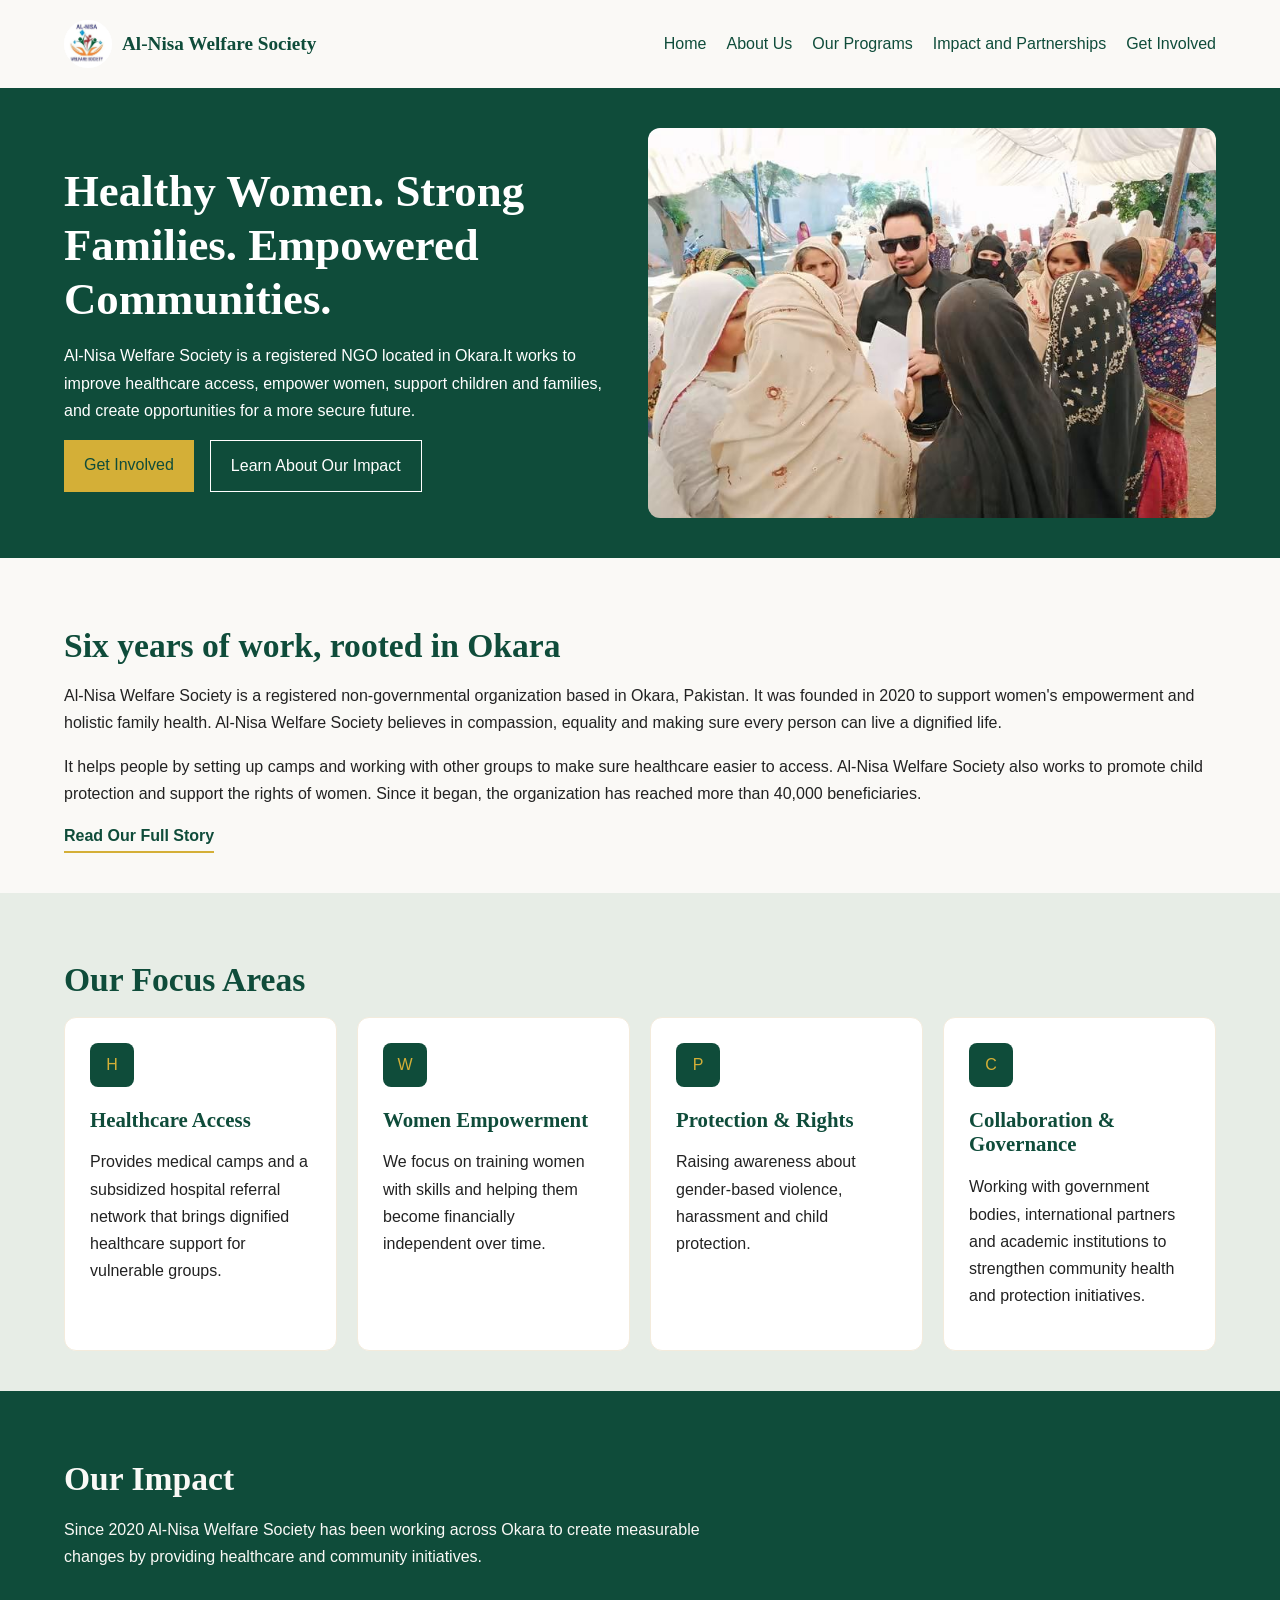
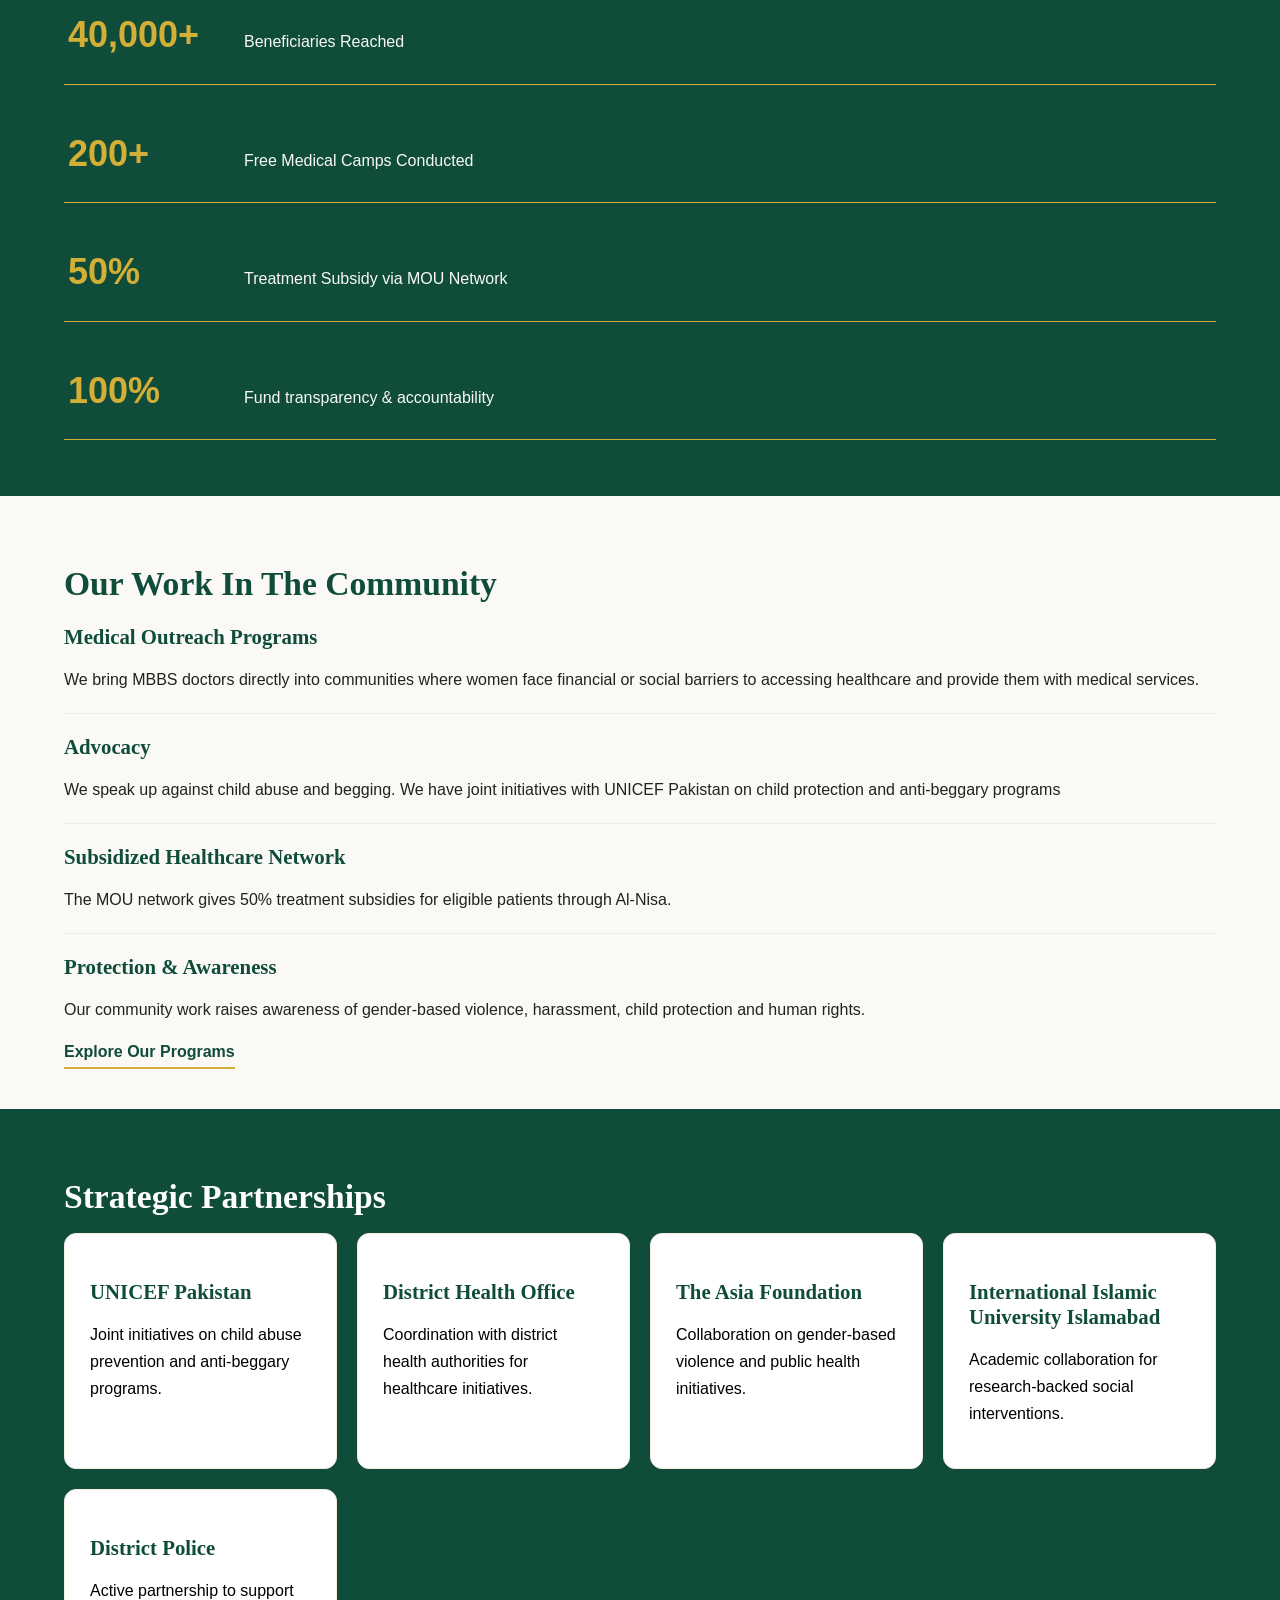
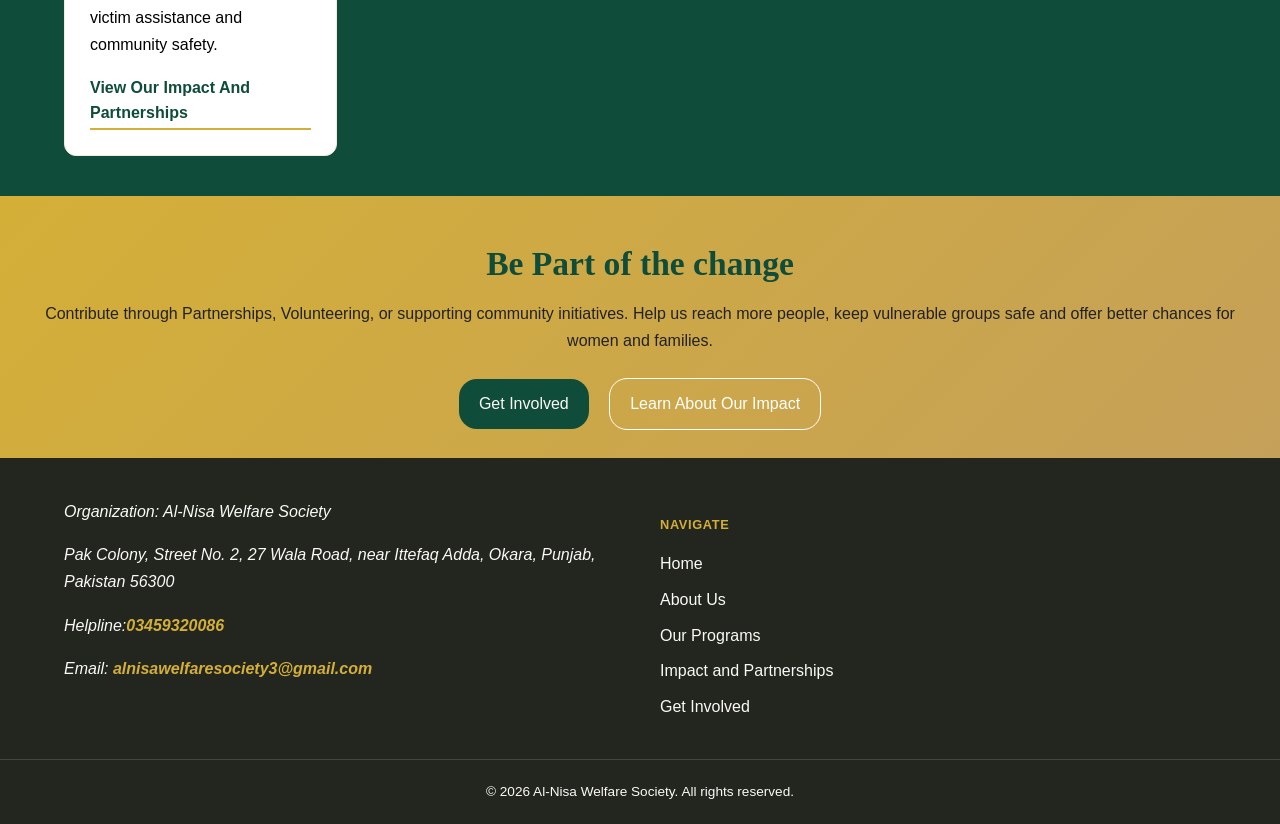
<file: index.html>
<!DOCTYPE html>
<html lang="en">
<head>
    <meta charset="UTF-8">
    <meta name="viewport" content="width=device-width, initial-scale=1.0">
    <title>Al-Nisa Welfare Society</title>
    <meta name="description" content="Al-Nisa Welfare Society works in Okara to improve healthcare access, empower women, support families, and strengthen communities through practical community programs.">
    <link rel="stylesheet" href="style.css">
</head>
<body>
    <header>
     <a href="index.html" class="brand">
     <span class="brand-logo"><img src="images/AlNisaLogo.jpeg" alt="Al-Nisa Welfare Society logo"></span>
     <span class="brand-name">Al-Nisa Welfare Society</span></a>
        <nav>
        <button class="menu-toggle" id="menuToggle" aria-label="Open navigation" aria-expanded="false">
        ☰
        </button>
        <ul class="nav-links" id="nav-links">
            <li><a href="index.html">Home</a></li>
            <li><a href="about.html">About Us</a></li>
            <li><a href="programs.html">Our Programs</a></li>
            <li><a href="impact.html">Impact and Partnerships</a></li>
            <li><a href="contact.html">Get Involved</a></li>
        </ul>
        </nav>
    </header>
    <main>
        <section id="hero">
            <div class="hero-content">
            <h1>Healthy Women. Strong Families. Empowered Communities.</h1>
        <p>Al-Nisa Welfare Society is a registered NGO located in Okara.It works to improve healthcare access, empower women, support children and families, and create opportunities for a more secure future.</p>
        <div class="hero-actions">
        <a href="contact.html">Get Involved</a>
        <a href="impact.html">Learn About Our Impact</a>
        </div>
        </div>
        <img class="hero-image" src="images/hero.jpeg" alt="Al-Nisa Welfare Society representative engaging with women during a community activity">
        </section>
        <section id="intro">
            <h2>Six years of work, rooted in Okara</h2>
           <p>Al-Nisa Welfare Society is a registered non-governmental organization based in Okara, 
            Pakistan. It was founded in 2020 to support women's empowerment and holistic family health. Al-Nisa Welfare Society believes in compassion, equality and 
            making sure every person can live a dignified life.</p>
            <p>It helps people by setting up camps and working with other groups
           to make sure healthcare easier to access. Al-Nisa Welfare Society also works to promote
          child protection and support the rights of women. Since it began, the organization
           has reached more than 40,000 beneficiaries.</p>
           <a href="about.html" class="text-link">Read Our Full Story</a>
        </section>
        <section id="focus-areas">
            <h2>Our Focus Areas</h2>
            <!-- four cards with icons-->
             <div class="card-grid">
         <article>
            <div>H</div>
         <h3>Healthcare Access</h3>
         <p>Provides medical camps and a subsidized hospital referral network that brings dignified healthcare support for vulnerable groups.</p>
         </article>
         <article>
            <div>W</div>
         <h3>Women Empowerment </h3>
         <p>We focus on training women with skills and helping them become financially independent over time.</p>
        </article>
        <article>
            <div>P</div>
         <h3>Protection & Rights</h3> 
         <p>Raising awareness about gender-based violence, harassment and child protection.</p>
        </article>
        <article>
            <div>C</div>
         <h3>Collaboration & Governance</h3>
         <p>Working with government bodies, international partners and academic institutions to strengthen community health and protection initiatives.</p>
        </article>
        </div>
        </section>
        <section id="impact">
            <h2>Our Impact</h2>
            <p>Since 2020 Al-Nisa Welfare Society has been working across Okara to create measurable changes by providing healthcare and community initiatives. </p>
            <!-- Statistics Cards -->
             <dl>
           <div>
         <dt>40,000+</dt>
         <dd>Beneficiaries Reached</dd>
           </div>
           <div>
         <dt>200+</dt>
         <dd>Free Medical Camps Conducted</dd>
         </div>
         <div>
         <dt>50%</dt>
         <dd>Treatment Subsidy via MOU Network</dd>
         </div>
         <div>
         <dt>100%</dt>
         <dd>Fund transparency & accountability</dd>
         </div>
         </dl>
        </section>
        <section id="ngo-work">
            <h2>Our Work In The Community</h2>
            <!-- Content blocks -->
             <article>
             <h3>Medical Outreach Programs</h3>
             <P>We bring MBBS doctors directly into communities where women face financial or social barriers to accessing healthcare and provide them with medical services.</P>
             </article>
             <hr>
             <article>
            <h3>Advocacy</h3>
             <p>We speak up against child abuse and begging. We have joint initiatives with UNICEF Pakistan on child protection and anti-beggary programs</p>
             </article>
             <hr>
             <article>
             <h3>Subsidized Healthcare Network</h3>
             <p>The MOU network gives 50% treatment subsidies for eligible patients through Al-Nisa.</p>
             </article>
             <hr>
             <article>
             <h3>Protection & Awareness</h3>
             <p>Our community work raises awareness of gender-based violence, harassment, child protection and human rights.</p>
             <a href="programs.html" class="text-link">Explore Our Programs</a>
             </article>
        </section>
        <section id="partners">
            <h2>Strategic Partnerships</h2>
            <div class="cards">
            <article>
            <h3>UNICEF Pakistan</h3>
            <P>Joint initiatives on child abuse prevention and anti‑beggary programs.</P>
            </article>
            <article>
            <h3>District Health Office</h3>
            <p>Coordination with district health authorities for healthcare initiatives.</p>
            </article>
            <article>
            <h3>The Asia Foundation</h3>
            <p>Collaboration on gender‑based violence and public health initiatives. </p>
            </article>
            <article>
            <h3>International Islamic University Islamabad</h3>
            <P>Academic collaboration for research‑backed social interventions.</p>
            </article>
            <article>
            <h3>District Police</h3>
            <p>Active partnership to support victim assistance and community safety.</p>
            <a href="impact.html" class="text-link">View Our Impact And Partnerships</a>
            </article>
            </div>
        </section>
        <section id="get-involved">
            <h2>Be Part of the change</h2>
            <p>Contribute through Partnerships, Volunteering, or supporting community initiatives. 
            Help us reach more people, keep vulnerable groups safe 
            and offer better chances for women and families.</p>
            <a href="contact.html">Get Involved</a>
           <a href="impact.html">Learn About Our Impact</a>
        </section>
    </main>
    <footer>
        <div class="footer-flex">
        <address>
            <p>Organization: Al-Nisa Welfare Society</p>
            <p>Pak Colony, Street No. 2, 27 Wala Road, near Ittefaq Adda, Okara, Punjab, Pakistan 56300</p>
            <p>Helpline:<a href="tel:+923459320086">03459320086</a></p>
            <p>Email: <a href="mailto:alnisawelfaresociety3@gmail.com">alnisawelfaresociety3@gmail.com</a></p>
        </address>
        <div>
        <h4>Navigate</h4>
         <ul>
            <li><a href="index.html">Home</a></li>
            <li><a href="about.html">About Us</a></li>
            <li><a href="programs.html">Our Programs</a></li>
            <li><a href="impact.html">Impact and Partnerships</a></li>
            <li><a href="contact.html">Get Involved</a></li>
        </ul>
        </div>
        </div>
       <p>&copy; 2026 Al-Nisa Welfare Society. All rights reserved.</p>   
    </footer> 
    <script src="js/nav.js"></script>
</body>
</html>
</file>
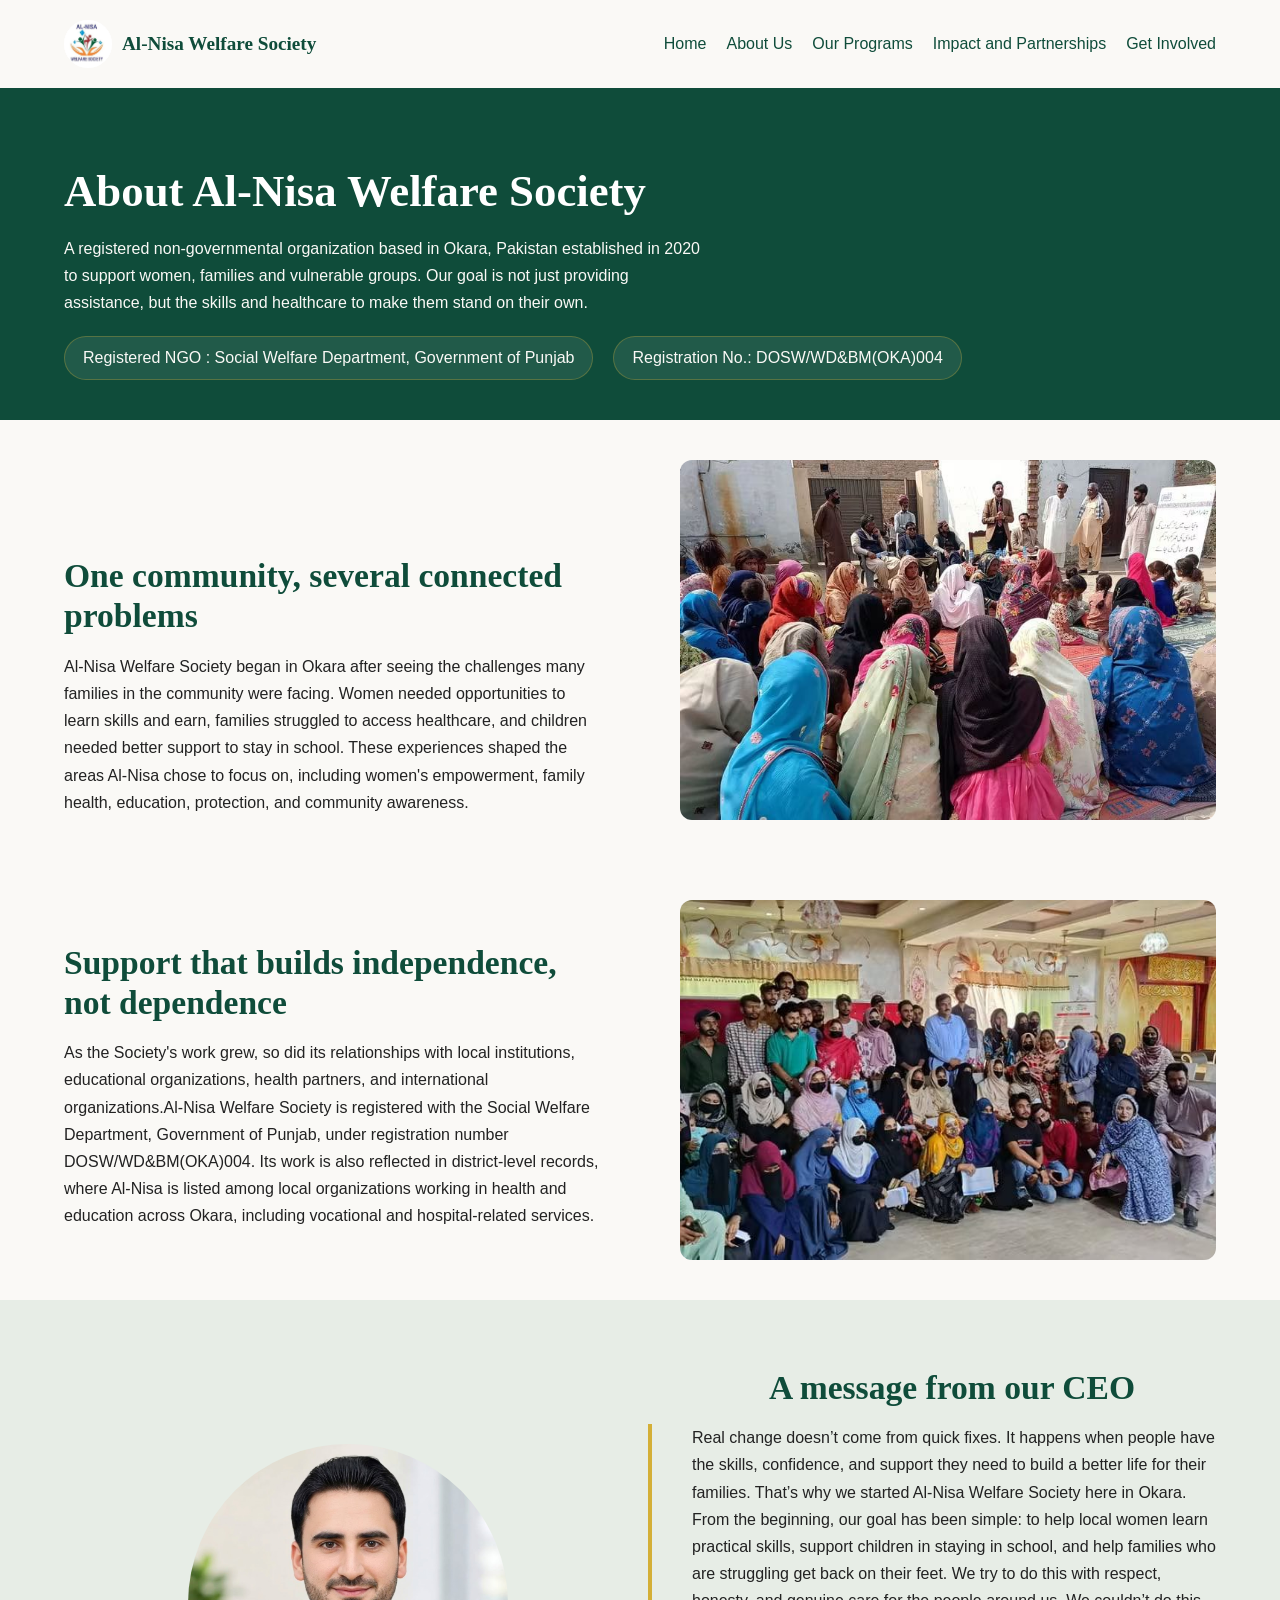
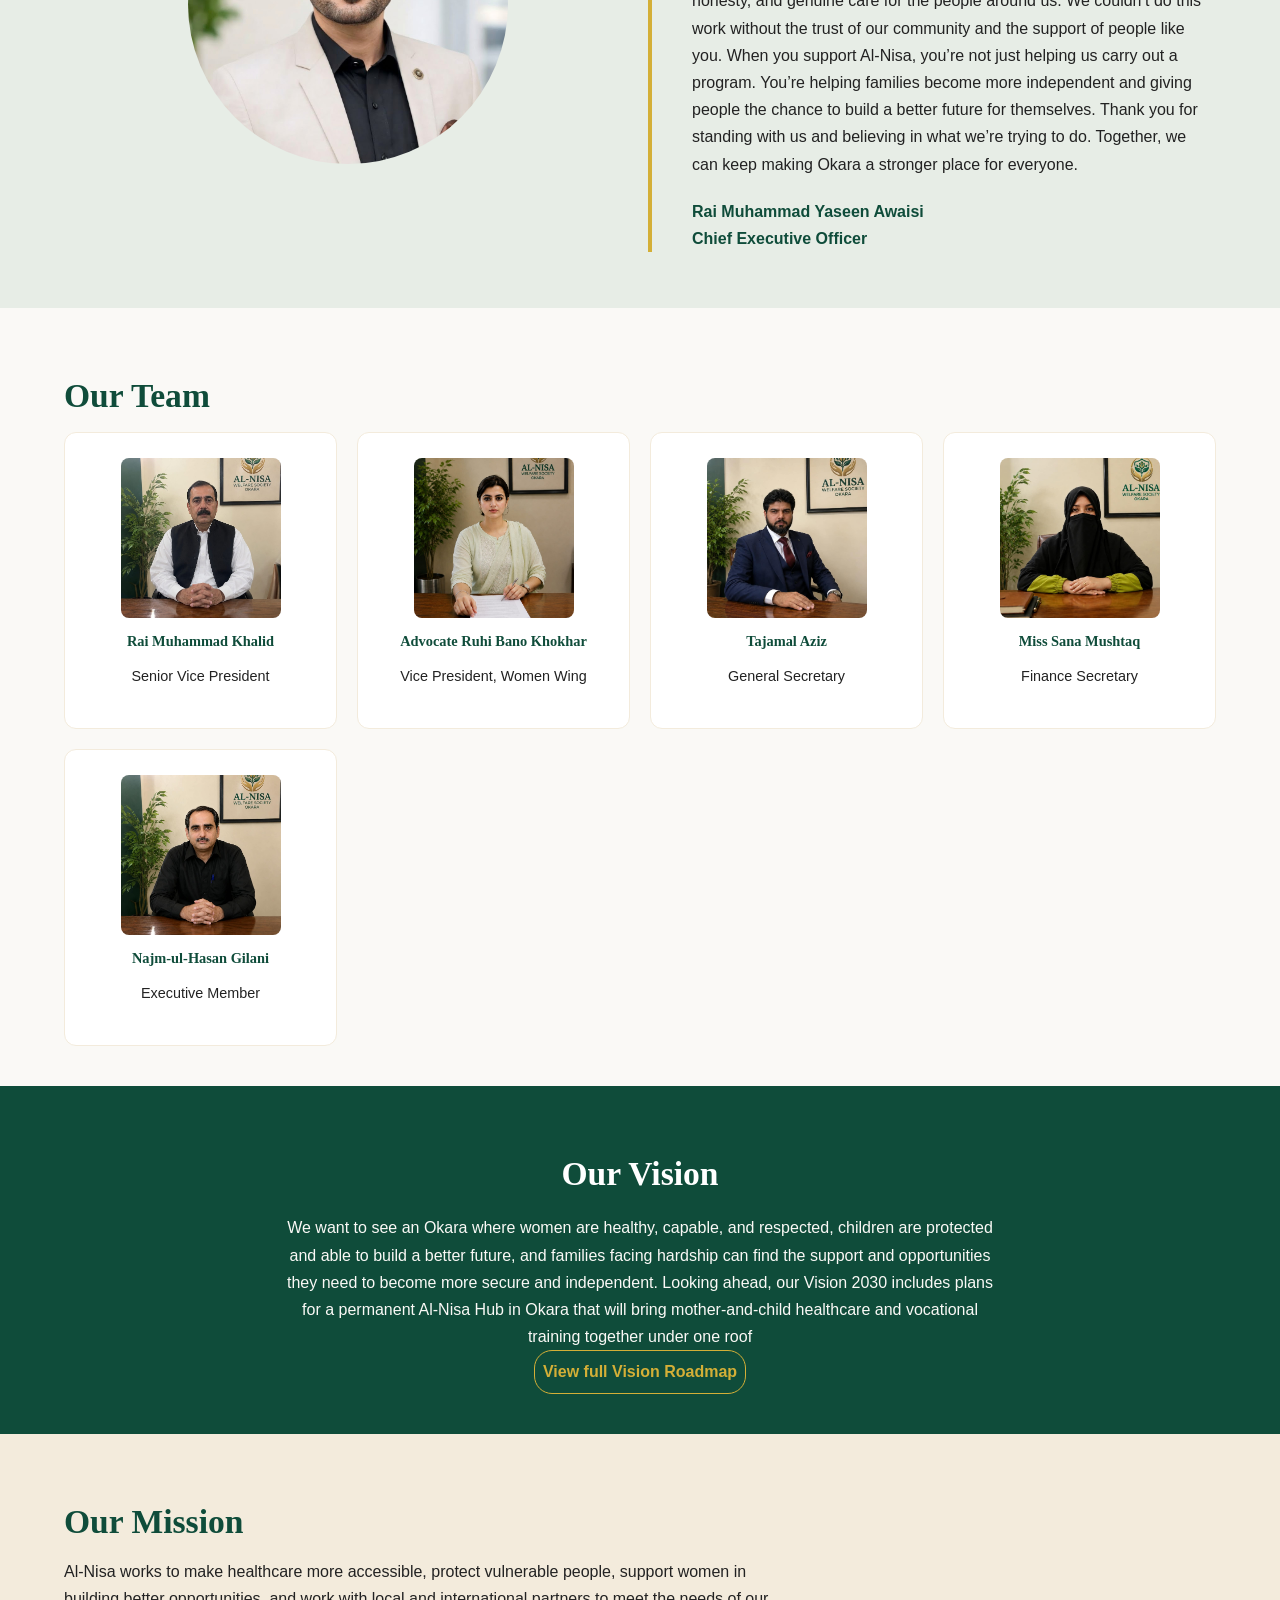
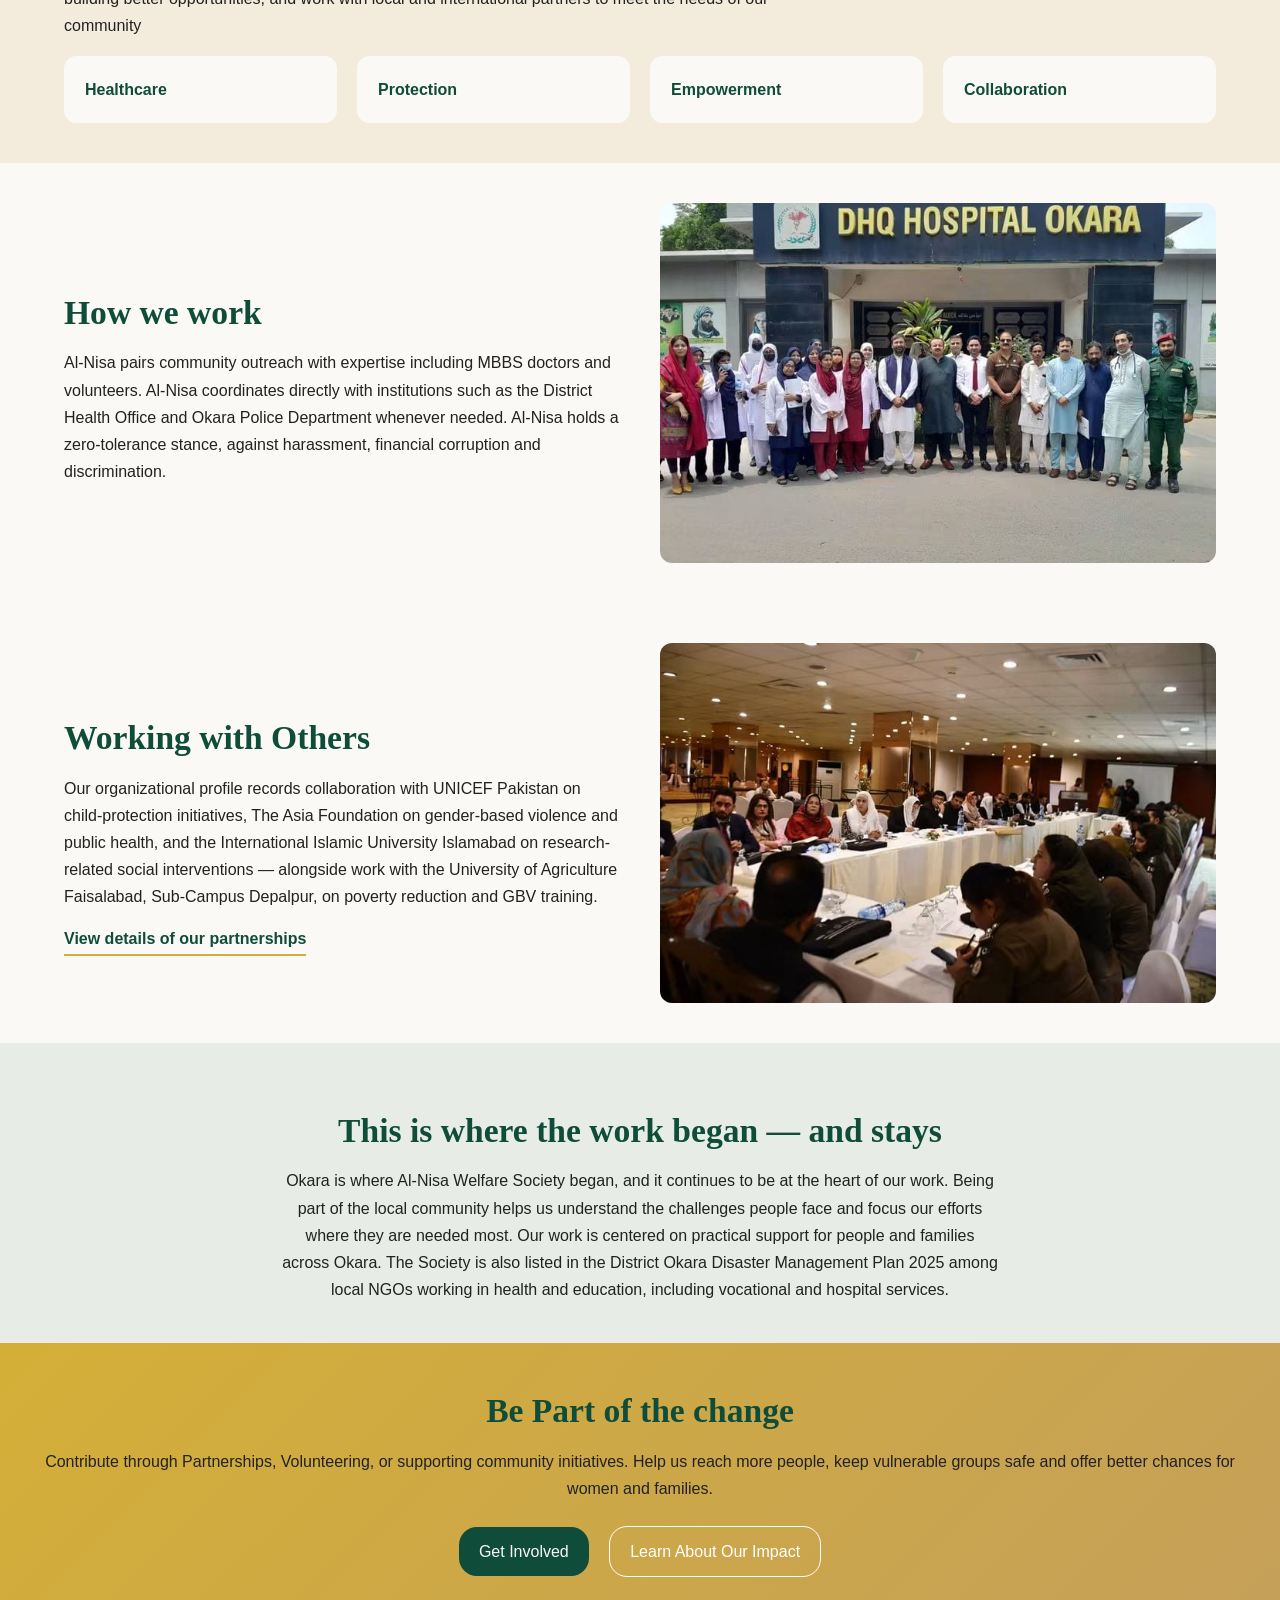
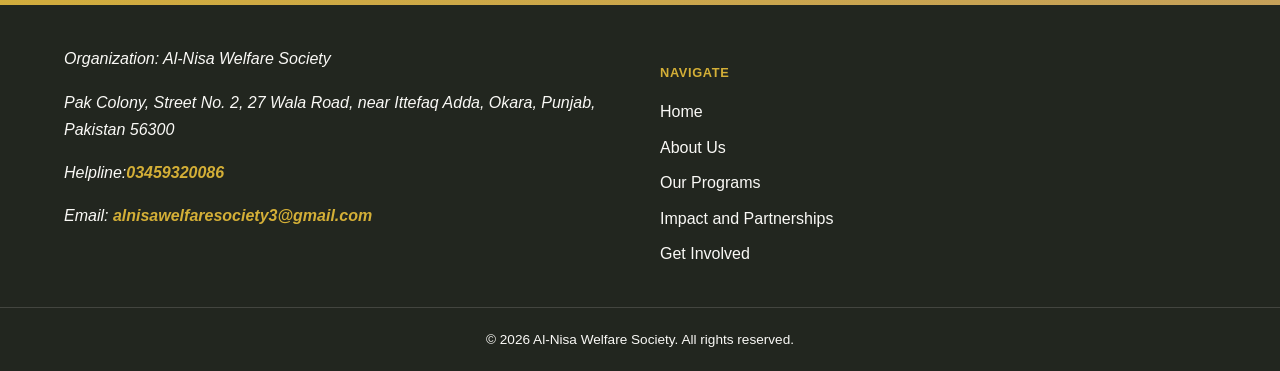
<file: about.html>
<!DOCTYPE html>
<html lang="en">
<head>
    <meta charset="UTF-8">
    <meta name="viewport" content="width=device-width, initial-scale=1.0">
    <title>About Us | Al-Nisa Welfare Society</title>
    <meta name="description" content="Learn about Al-Nisa Welfare Society, our work in Okara, our mission, community approach, partnerships, and commitment to supporting women, children, and vulnerable families.">
    <link rel="stylesheet" href="style.css">
</head>
<body>
    <header>
        <a href="index.html" class="brand">
       <span class="brand-logo"><img src="images/AlNisaLogo.jpeg" alt="Al-Nisa Welfare Society logo"></span>
       <span class="brand-name">Al-Nisa Welfare Society</span></a>
        <nav>
        <button class="menu-toggle" id="menuToggle" aria-label="Open navigation" aria-expanded="false">
        ☰
        </button>
        <ul class="nav-links" id="nav-links">
            <li><a href="index.html">Home</a></li>
            <li><a href="about.html">About Us</a></li>
            <li><a href="programs.html">Our Programs</a></li>
            <li><a href="impact.html">Impact and Partnerships</a></li>
            <li><a href="contact.html">Get Involved</a></li>
        </ul>
        </nav>
    </header>
    <main>
    <section id="about-hero">
    <h1>About Al-Nisa Welfare Society</h1>
    <p>A registered non-governmental organization based in Okara, Pakistan established in 2020 to support women, families and vulnerable groups.
    Our goal is not just providing assistance, but the skills and healthcare to make them stand on their own.</p>
    <ul class="credentials">
        <li>Registered NGO : Social Welfare Department, Government of Punjab</li>
        <li>Registration No.: DOSW/WD&amp;BM(OKA)004</li>
    </ul>
    </section>
    <section id="our-story">
        <div class="story-block">
     <article>
     <h2>One community, several connected problems </h2>
     <p>Al-Nisa Welfare Society began in Okara after seeing the challenges many families in the community were facing. Women needed opportunities to learn skills and earn, families struggled to access healthcare, and children needed better support to stay in school. These experiences shaped the areas Al-Nisa chose to focus on, including women's empowerment, family health, education, protection, and community awareness.</P>
      </article>
    <img src="images/buildIndependence.jpeg" alt="Al-Nisa Welfare Society community outreach session in Okara">
    </div>
      <div class="story-block reversed">
     <article>
      <h2>Support that builds independence, not dependence</h2>
      <p>As the Society's work grew, so did its relationships with local institutions, educational organizations, health partners, and international organizations.Al-Nisa Welfare Society is registered with the Social Welfare Department, Government of Punjab, under registration number DOSW/WD&BM(OKA)004. Its work is also reflected in district-level records, where Al-Nisa is listed among local organizations working in health and education across Okara, including vocational and hospital-related services.</p>
     </article>
      <img src="images/communityPresence.jpeg" alt="Community members gathered for an Al-Nisa Welfare Society awareness session">
     </div>
    </section>
    <section id="ceo-message">
        <div class="ceo-image"><img src="images/CEOImage.jpeg" alt="Rai Muhammad Yaseen Awaisi,Chief Executive Officer "></div>
         <div>
         <h2>A message from our CEO</h2>
         <div class="quote-wrap">
         <p>Real change doesn’t come from quick fixes. It happens when people have the skills, confidence, and support they need to build a better life for their families.
         That’s why we started Al-Nisa Welfare Society here in Okara. From the beginning, our goal has been simple: to help local women learn practical skills, support children in staying in school, and help families who are struggling get back on their feet. We try to do this with respect, honesty, and genuine care for the people around us.
         We couldn’t do this work without the trust of our community and the support of people like you. When you support Al-Nisa, you’re not just helping us carry out a program. You’re helping families become more independent and giving people the chance to build a better future for themselves.
         Thank you for standing with us and believing in what we’re trying to do. Together, we can keep making Okara a stronger place for everyone.</p>
         <p class="quote-sign">Rai Muhammad Yaseen Awaisi<br>
         Chief Executive Officer</p>
        </div>
         </div>
        <!-- <div class="ceo-image"><img src="images/CEO.jpeg" alt="Rai Muhammad Yaseen Awaisi, Chief Executive Officer "></div> -->
        </section>
        <section id="our-team">
            <h2>Our Team</h2>
            <div class="card-grid">
            
        <article>
         <img src="images/khalid.jpeg" alt="Rai Muhammad Khalid, Senior Vice President">
         <h3>Rai Muhammad Khalid</h3> 
         <p>Senior Vice President</p>
        </article>
        <article>
         <img src="images/ruhi.jpeg" alt="Advocate Ruhi Bano Khokhar, Vice President, Women Wing ">
         <h3>Advocate Ruhi Bano Khokhar</h3> 
         <p>Vice President, Women Wing</p>
        </article>
        <article>
         <img src="images/tajamal.jpeg" alt="Tajamal Aziz, General Secretary">
         <h3>Tajamal Aziz</h3>
         <p>General Secretary</p>
        </article>
        <article>
         <img src="images/sana.jpeg" alt="Miss Sana Mushtaq, Finance Secretary" >
         <h3>Miss Sana Mushtaq</h3>
         <p>Finance Secretary</p>
        </article>
        <article>
         <img src="images/najm.jpeg" alt="Najm-ul-Hasan Gilani, Executive Member">
         <h3>Najm-ul-Hasan Gilani</h3>
         <p>Executive Member</p>
        </article>
        </div>
        </section>
        <section id="our-vision">
            <h2>Our Vision</h2>
            <p>We want to see an Okara where women are healthy, capable, and respected, children are protected and able to build a better future, and families facing hardship can find the support and opportunities they need to become more secure and independent.
            Looking ahead, our Vision 2030 includes plans for a permanent Al-Nisa Hub in Okara that will bring mother-and-child healthcare and vocational training together under one roof</p>
            <a href="programs.html" class="text-link">View full Vision Roadmap</a>
        </section>
        <section id="our-mission">
            <h2>Our Mission</h2>
            <p>Al-Nisa works to make healthcare more accessible, protect vulnerable people, support women in building better opportunities, and work with local and international partners to meet the needs of our community</p>
        <ul class="card-grid">
            <li>Healthcare</li>
            <li>Protection</li>
            <li>Empowerment</li>
            <li>Collaboration</li>
        </ul>
        </section>
        <section>
            <article class="work-row">
            <div>
            <h2>How we work</h2>
            <p>Al-Nisa pairs community outreach with expertise including MBBS doctors and volunteers. Al-Nisa coordinates directly with institutions such as the District Health Office and Okara Police Department whenever needed. Al-Nisa holds a zero-tolerance stance, against harassment, financial corruption and discrimination.</p>
            </div>
            <img src="images/dhqOkara.jpeg" alt="Al-Nisa Welfare Society representatives outside DHQ Hospital Okara during a coordination visit with district health officials">
            </article>
            <article class="work-row">
            <div>
            <h2>Working with Others</h2>
            <p>Our organizational profile records collaboration with UNICEF Pakistan on child-protection initiatives, The Asia Foundation on gender-based violence and public health, and the International Islamic University Islamabad on research-related social interventions — alongside work with the University of Agriculture Faisalabad, Sub-Campus Depalpur, on poverty reduction and GBV training.</p>
            <a href="impact.html" class="text-link">View details of our partnerships</a></div>
            <img src="images/partnershipMeeting.jpeg" alt="Al-Nisa Welfare Society representatives having meeting with partners">
            </article>
        </section>
        <section id="location">
            <h2>This is where the work began — and stays</h2>
            <p>Okara is where Al-Nisa Welfare Society began, and it continues to be at the heart of our work. Being part of the local community helps us understand the challenges people face and focus our efforts where they are needed most. Our work is centered on practical support
            for people and families across Okara. The Society is also listed in the District Okara Disaster Management Plan 2025 among local NGOs working in health and education, including vocational and hospital services.</p>
        </section>
         <section id="get-involved">
            <h2>Be Part of the change</h2>
            <P>Contribute through Partnerships, Volunteering, or supporting community initiatives. 
                Help us reach more people, keep vulnerable groups safe 
            and offer better chances for women and families.</P>
            <a href="contact.html">Get Involved</a>
           <a href="impact.html">Learn About Our Impact</a>
        </section>
    </main>   
    <footer>
        <div class="footer-flex">
        <address>
            <p>Organization: Al-Nisa Welfare Society</p>
            <p>Pak Colony, Street No. 2, 27 Wala Road, near Ittefaq Adda, Okara, Punjab, Pakistan 56300</p>
            <p>Helpline:<a href="tel:+923459320086">03459320086</a></p>
             <p>Email: <a href="mailto:alnisawelfaresociety3@gmail.com">alnisawelfaresociety3@gmail.com</a></p>
        </address> 
        <div>
        <h4>Navigate</h4>
         <ul>
            <li><a href="index.html">Home</a></li>
            <li><a href="about.html">About Us</a></li>
            <li><a href="programs.html">Our Programs</a></li>
            <li><a href="impact.html">Impact and Partnerships</a></li>
            <li><a href="contact.html">Get Involved</a></li>
        </ul>
        </div>
        </div>
       <p>&copy; 2026 Al-Nisa Welfare Society. All rights reserved.</p>   
    </footer>  
     <script src="js/nav.js"></script>
</body>
</html>
</file>
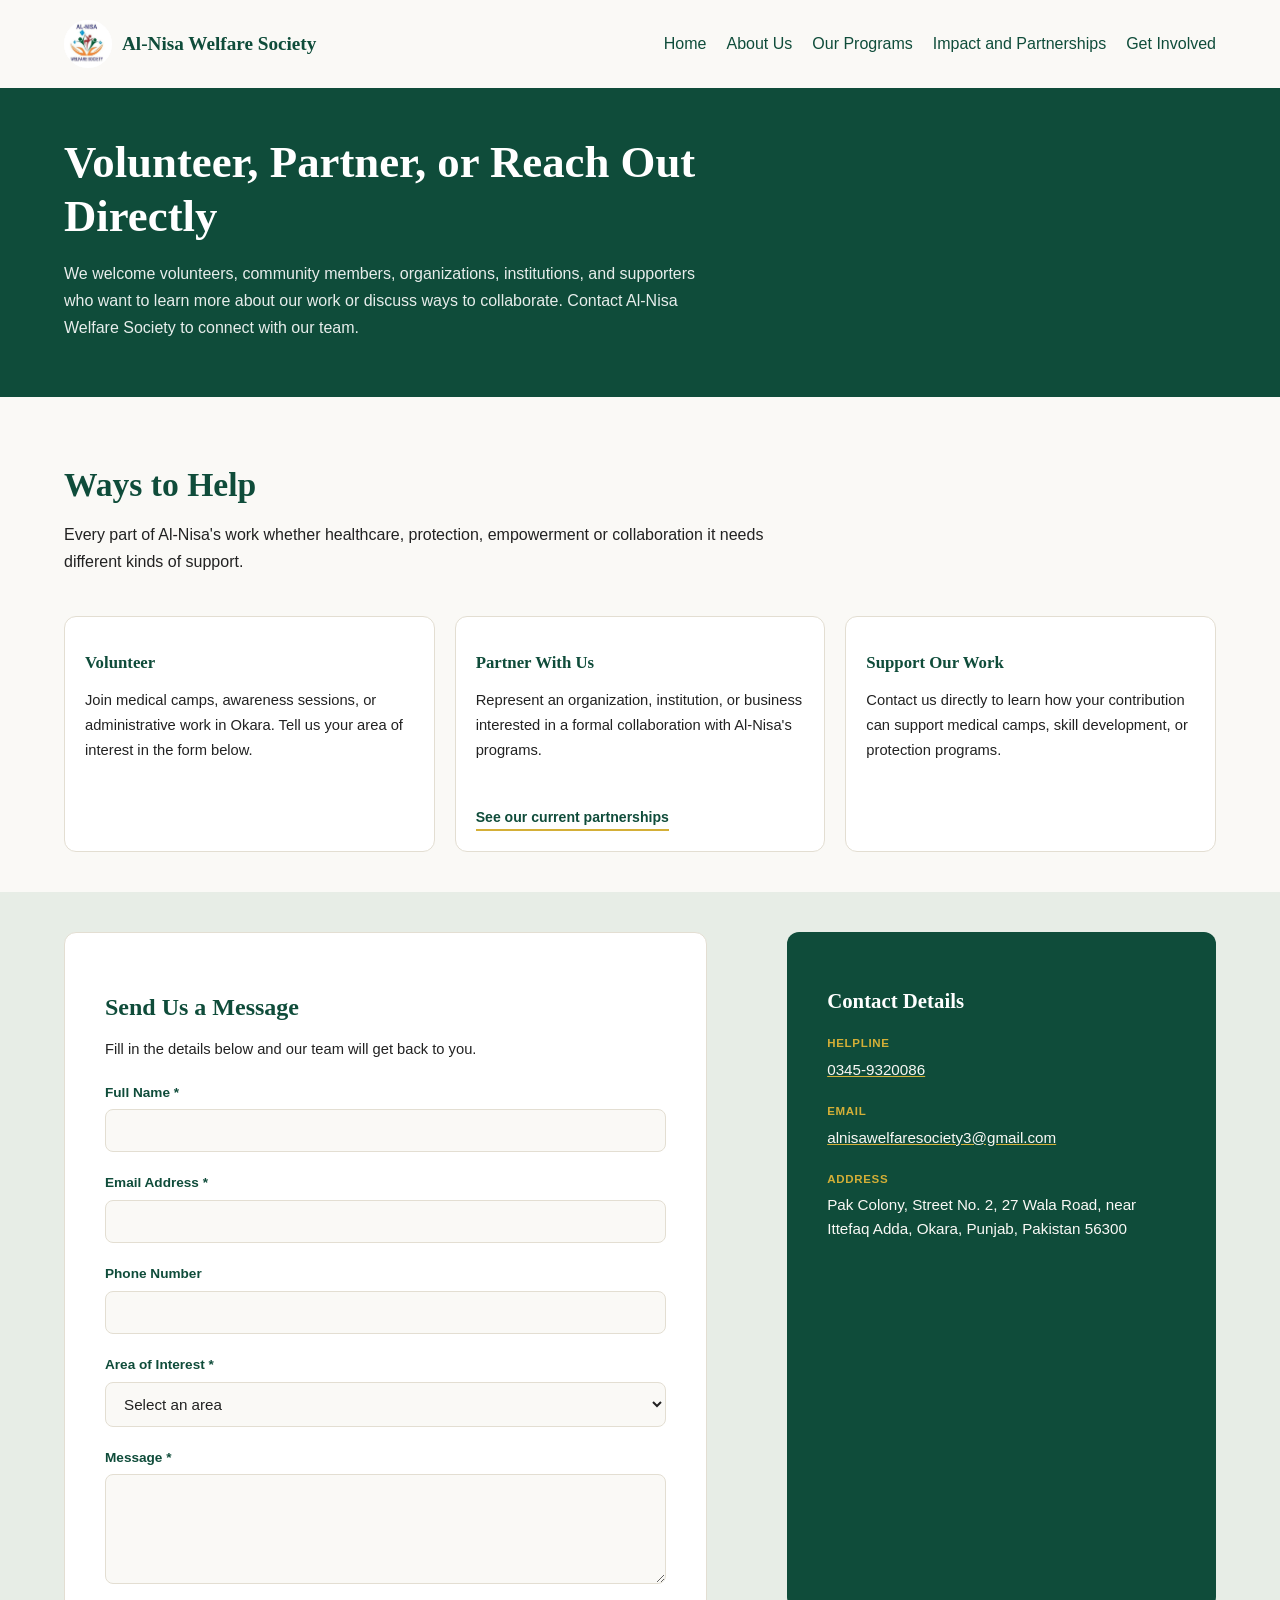
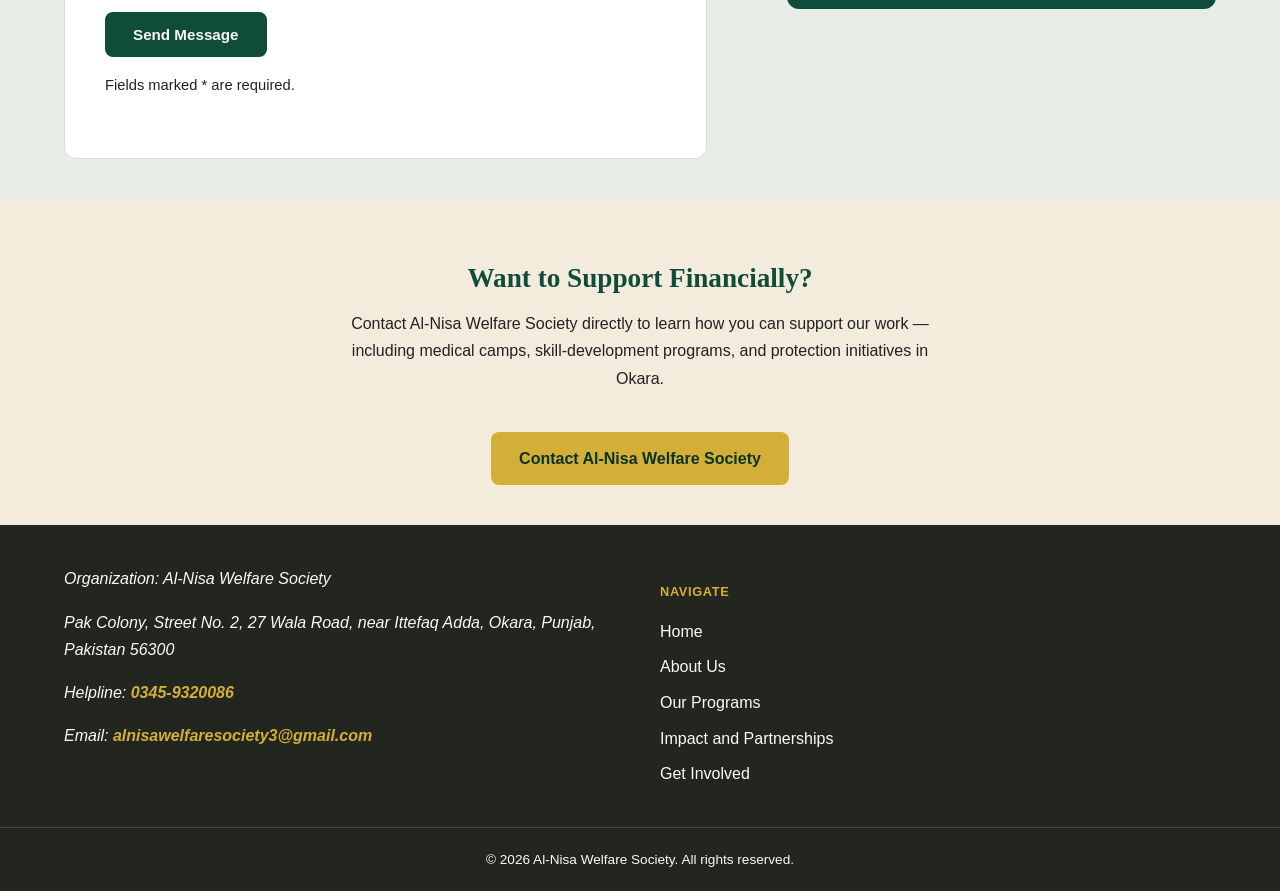
<file: contact.html>
<!DOCTYPE html>
<html lang="en">
<head>
    <meta charset="UTF-8">
    <meta name="viewport" content="width=device-width, initial-scale=1.0">
    <title>Get Involved | Al-Nisa Welfare Society</title>
    <meta name="description" content="Connect with Al-Nisa Welfare Society to volunteer, collaborate, support community programs, or learn how you can contribute to work serving communities in Okara.">
    <link rel="stylesheet" href="style.css">
</head>
<body>
    <header>
     <a href="index.html" class="brand">
     <span class="brand-logo"><img src="images/AlNisaLogo.jpeg" alt="Al-Nisa Welfare Society logo"></span>
     <span class="brand-name">Al-Nisa Welfare Society</span></a>
  <nav>
      <button class="menu-toggle" id="menuToggle" aria-label="Open navigation" aria-expanded="false">
        ☰
        </button>
    <ul class="nav-links" id="nav-links">
    <li><a href="index.html">Home</a></li>
    <li><a href="about.html">About Us</a></li>
    <li><a href="programs.html">Our Programs</a></li>
    <li><a href="impact.html">Impact and Partnerships</a></li>
    <li><a href="contact.html" class="current">Get Involved</a></li>
  </ul></nav>
</header>

<main>

<section id="involved-hero">
  <h1>Volunteer, Partner, or Reach Out Directly</h1>
  <p>We welcome volunteers, community members, organizations, institutions, and supporters who want to learn more about our work or discuss ways to collaborate. Contact Al-Nisa Welfare Society to connect with our team.</p>
</section>

<section id="ways">
  <div class="section-head">
    <h2>Ways to Help</h2>
    <p>Every part of Al-Nisa's work whether healthcare, protection, empowerment or collaboration it needs different kinds of support.</p>
  </div>
  <div class="ways-grid">
    <div class="way-card">
      <h3>Volunteer</h3>
      <p>Join medical camps, awareness sessions, or administrative work in Okara. Tell us your area of interest in the form below.</p>
    </div>
    <div class="way-card">
      <h3>Partner With Us</h3>
      <p>Represent an organization, institution, or business interested in a formal collaboration with Al-Nisa's programs.</p>
      <br><a href="impact.html" class="text-link">See our current partnerships</a>
    </div>
    <div class="way-card">
      <h3>Support Our Work</h3>
      <p>Contact us directly to learn how your contribution can support medical camps, skill development, or protection programs.</p>
    </div>
  </div>
</section>

<section id="contact-form">
  <div class="form-grid">
    <form class="volunteer-form" action="https://api.web3forms.com/submit" method="POST">
    <input type="hidden" name="access_key" value="THE_KEY">
      <h2>Send Us a Message</h2>
      <p>Fill in the details below and our team will get back to you. </p>

      <div class="field">
        <label for="name">Full Name *</label>
        <input type="text" id="name" name="name" required>
      </div>

      <div class="field">
        <label for="email">Email Address *</label>
        <input type="email" id="email" name="email" required>
      </div>

      <div class="field">
        <label for="phone">Phone Number</label>
        <input type="tel" id="phone" name="phone">
      </div>

      <div class="field">
        <label for="interest">Area of Interest *</label>
        <select id="interest" name="interest" required>
          <option value="" disabled selected>Select an area</option>
          <option value="healthcare">Healthcare Access</option>
          <option value="empowerment">Women's Empowerment</option>
          <option value="protection">Child Protection</option>
          <option value="partnership">Institutional Partnership</option>
          <option value="other">Other</option>
        </select>
      </div>

      <div class="field">
        <label for="message">Message *</label>
        <textarea id="message" name="message" required></textarea>
      </div>

      <button type="submit" class="submit-btn">Send Message</button>
      <p class="form-note">Fields marked * are required.</p>
    </form>

    <div class="contact-card">
      <h2>Contact Details</h2>
      <div class="contact-item">
        <span>Helpline</span>
        <a href="tel:+923459320086">0345-9320086</a>
      </div>
      <div class="contact-item">
        <span>Email</span>
        <a href="mailto:alnisawelfaresociety3@gmail.com">alnisawelfaresociety3@gmail.com</a>
      </div>
      <div class="contact-item">
        <span>Address</span>
        <address>Pak Colony, Street No. 2, 27 Wala Road, near Ittefaq Adda, Okara, Punjab, Pakistan 56300</address>
        <iframe 
        class="map-embed"
        src="https://www.google.com/maps/embed?pb=!1m18!1m12!1m3!1d3426.768047694328!2d73.4608509!3d30.8091384!2m3!1f0!2f0!3f0!3m2!1i1024!2i768!4f13.1!3m3!1m2!1s0x3922a7002b9cd781%3A0xce6305573d934ae4!2sAl-Nisa%20Welfare%20Society!5e0!3m2!1sen!2s!4v1788816038995!5m2!1sen!2s" 
        style="border:0;" 
        allowfullscreen="" loading="lazy" 
        referrerpolicy="strict-origin-when-cross-origin">
    </iframe>
      </div>
    </div>
  </div>
</section>

<section id="support">
  <h2>Want to Support Financially?</h2>
  <p>Contact Al-Nisa Welfare Society directly to learn how you can support our work — including medical camps, skill-development programs, and protection initiatives in Okara.</p>
  <a href="mailto:alnisawelfaresociety3@gmail.com" class="support-cta">Contact Al-Nisa Welfare Society</a>
</section>

</main>

<footer>
  <div class="footer-flex">
    <address>
      <p>Organization: Al-Nisa Welfare Society</p>
      <p>Pak Colony, Street No. 2, 27 Wala Road, near Ittefaq Adda, Okara, Punjab, Pakistan 56300</p>
      <p>Helpline: <a href="tel:+923459320086">0345-9320086</a></p>
      <p>Email: <a href="mailto:alnisawelfaresociety3@gmail.com">alnisawelfaresociety3@gmail.com</a></p>
    </address>
    <div>
      <h4>Navigate</h4>
      <ul>
        <li><a href="index.html">Home</a></li>
        <li><a href="about.html">About Us</a></li>
        <li><a href="programs.html">Our Programs</a></li>
        <li><a href="impact.html">Impact and Partnerships</a></li>
        <li><a href="contact.html">Get Involved</a></li>
      </ul>
    </div>
  </div>
  <p>&copy; 2026 Al-Nisa Welfare Society. All rights reserved.</p>
</footer>
<script src="js/nav.js"></script>
</body>
</html>
</file>
<file: style.css>
*,
*::before,
*::after {
    box-sizing: border-box;
}
:root {
    --primary-green: #0F4C3A;
    --forest-deep:#0A3328;
    --gold: #D4AF37;
    --bronze: #C5A059;
    --cream: #FAF9F6;
    --dark: #222222;
    --sage: #e7ede6;
    --sand: #f3ebdc;
    --charcoal:#22261f;
    --heading-font: Georgia, Serif;
    --body-font:Arial, sans-serif;
    --line: #E3DED2;
    --space-xs: 8px;
    --space-sm: 16px;
    --space-md: 20px;
    --space-lg: 40px;
    --space-xl: 80px;
    --radius: 12px;
}
h1,
h2,
h3 {
    font-family: var(--heading-font);
    color: var(--primary-green);
    line-height: 1.2;
}

h1 {
    font-size: clamp(2rem, 4vw, 2.8rem);
    margin-bottom: var(--space-sm);
}

h2 {
    font-size: clamp(1.6rem, 3vw, 2.1rem);
    margin-bottom: var(--space-sm);
}

h3 {
    font-size: clamp(1.15rem, 2vw, 1.3rem);
    margin-bottom: 8px;
}
/* Paragraphs */
p {
    line-height: 1.7;
}
body {
    margin: 0;
    background-color: var(--cream);
    color: var(--dark);
    font-family: var(--body-font);
    line-height: 1.6;
    font-size: 1rem;
}
section {
    padding:var(--space-lg) 5%;
}
/* home page */
header {
    background-color: var(--cream);
    padding: 20px 5%;
    display: flex;
    flex-wrap: wrap;
    flex-direction: row;
    justify-content: space-between;
    align-items: center;
}
.brand {
    display: flex;
    align-items: center;
    gap: 10px;
    text-decoration: none;
    color: var(--primary-green);
}

.brand-logo {
    width: 48px;
    height: 48px;
    border-radius: 50%;
    overflow: hidden;
    background: white;
    display: flex;
    align-items: center;
    justify-content: center;
    flex-shrink: 0;
}

.brand-logo img {
    width: 100%;
    height: 100%;
    object-fit: contain;
}

.brand-name {
    font-family: Georgia, serif;
    /* font-size: 1rem; */
    font-weight: bold;
    line-height: 1.2;
}
header > a {
    color: var(--primary-green);
    text-decoration: none;
    font-weight: bold;
    font-size: 1.2rem;
}
nav a {
    color: var(--primary-green);
    text-decoration: none;
}
nav a {
  position: relative;
  padding-bottom: 4px;
}
nav a::after {
  content: "";
  position: absolute;
  left: 0; right: 0; bottom: 0;
  height: 2px;
  background: var(--gold);
  transform: scaleX(0);
  transition: transform 0.2s ease;
}
nav a:hover::after {
  transform: scaleX(1);
}
nav ul {
    list-style: none;
    margin: 0;
    padding: 0;
    display: flex;
    flex-wrap: wrap;
    gap: 20px;
}
.text-link {
    display: inline-flex;
    align-items: center;
    gap: 6px;
    color: var(--primary-green);
    font-weight: bold;
    text-decoration: none;
    border-bottom: 2px solid var(--gold);
    padding-bottom: 2px;
}
#hero {
    display: grid;
    grid-template-columns: repeat(auto-fit, minmax(300px,1fr));
    gap: var(--space-sm);
    background-color: var(--primary-green);
    color: white;
    /* padding: var(--space-xl) 5%; */
}
 #hero h1 {
    font-size: clamp(2rem, 4vw, 2.8rem);
    color: white;
    max-width: 720px;
    font-family: var(--heading-font);
}
 #hero p {

    max-width: 700px;
} 
.hero-actions {
    display: flex;
    gap:var(--space-sm);   
}
#hero a {
    display: inline-block;
     padding: 12px 20px;  
    text-decoration: none;
}
#hero a:first-of-type {
    background-color: var(--gold);
    color:var(--primary-green);
}
#hero  a:last-of-type {
     border: 1px solid white;
     color: white;
}
.hero-image {
    height: 390px;
    width: 100%;
    object-fit: cover;
    border-radius: 12px;
}
/* #intro {
    display: grid;
    grid-template-columns: 0.9fr 1.1fr;
    gap: var(--space-md);
    justify-content: flex-start;
    padding: var(--space-xl);
} */
#intro div {
    padding: var(--space-lg);
}

#focus-areas {
    background-color: var(--sage);
}
.card-grid {
    display: grid;
    grid-template-columns: repeat(auto-fit, minmax(250px,1fr));
    gap:var(--space-md) ; 
}
#focus-areas article {
    background-color: white;
    padding: 25px;
    border: 1px solid var(--sand);
    border-radius: 12px;
}
.card-grid > article > div {
    color: var(--gold);
    background-color: var(--primary-green);
    display: flex;
    align-items: center;
    justify-content: center;
    width: 44px;
    height: 44px;
    border-radius: 8px;
}
#impact {
    background-color: var(--primary-green);
    color: var(--cream);
}

#impact h2 {
    color: var(--cream);
}
#impact > p {
    max-width: 700px;
}
#impact dl {
     display: flex;
     flex-direction: column; 
     gap: var(--space-md);
     background-color: var(--primary-green);
}
#impact dl > div {
     display: flex;
    flex-direction: row;
    align-items: baseline;
    justify-content: flex-start;
    gap: var(--space-sm);
    border-bottom: 1px solid var(--gold);
    padding: var(--space-md) 4px;
}
#impact dt {
    color:var(--gold);
    font-size: 2.25rem;
    font-weight: bold;    
    width: 120px;
}
#impact dd{
    color: var(--cream);
    font-size: 1rem;
    font-weight: normal;
}
#partners{
    background-color: var(--sand);
}
.cards {
    display: grid;
    grid-template-columns: repeat(auto-fit, minmax(250px,1fr));
    gap:var(--space-md) ; 
}
#ngo-work hr {
     border: none; 
        border-top: 1px solid var(--sage); 
        margin: var(--space-md) 0; 
    }

#partners article {
    background-color: white;
    padding: 25px;
    border: 1px solid var(--sand);
    border-radius: 12px;
    color: black;
}
/* about page */
#about-hero {
    background-color: var(--primary-green);
    color: var(--cream);
}
#about-hero h1 {
    color: white;
    max-width: 700px;
}
#about-hero p {
    max-width: 640px;
    margin-top: var(--space-sm);
}
.credentials {
    list-style: none;
    margin: var(--space-md) 0 0;
    padding: 0;
    display: flex;
    flex-wrap: wrap;
    gap: var(--space-md);
}
.credentials li {
    background: rgba(255, 255, 255, 0.08);
    border: 1px solid  rgba(212,175,55,0.3);
    border-radius: 100px;
    padding: 8px 18px;
}
  #our-story {
    background-color: var(--cream);
  }
  .story-block {
    display: grid;
    grid-template-columns: repeat(auto-fit, minmax(250px,1fr));
    gap: var(--space-xl);
    align-items: center;
  }
  .story-block img {
    margin-bottom: var(--space-xl);
    width: 100%;
    height: 40vh;
    object-fit: cover;
    border-radius: 12px;

  }
  .story-block.reversed img {
    margin-bottom: 0;
  }
  #ceo-message {
    background-color: var(--sage);
    display: grid;
    grid-template-columns: repeat(auto-fit, minmax(250px,1fr));
    gap: var(--space-sm);
  }
  #ceo-message h2 {
    padding-left: var(--space-lg);
    text-align: center;
  }
  
.quote-wrap  {
    padding-left: var(--space-lg);
    border-left: 4px solid var(--gold);
    max-width: 780px; 
    margin: 0 auto;
}
.quote-sign {
    color: var(--primary-green);
    margin-top: var(--space-md);
    font-weight: bold;
}
.ceo-image {
    display: flex;
    align-items: center;
    justify-content: center;
}
.ceo-image img {
    width: min(100%, 320px);
    aspect-ratio: 1;
    height: auto;
    object-fit: cover;
    object-position: top;
    border-radius: 50%;
    display: block;
}
 #our-team article {
    background-color: white;
    padding: 25px;
    border: 1px solid var(--sand);
    border-radius: 12px;

 }
 #our-team img {
    height: 160px;
    width: 160px;
    object-fit: cover;
    display: block;
    margin: 0 auto;
    border-radius: 8px ;
 }
 #our-team h3 {
    text-align: center;
    font-size: 0.9rem;
 }
 #our-team p {
    text-align: center;
    font-size: 0.9rem;
 }
 #our-vision {
    background-color: var(--primary-green);
    text-align: center;
 }
 #our-vision h2 {
    color: white;
 }
 #our-vision > p {
    max-width: 720px;
    margin: var(--space-md) auto 0;
    color: var(--cream);
 }
 #our-vision a {
    color: var(--gold);
    border: 1px solid var(--gold);
    border-radius: 18px;
    padding: var(--space-xs);
 }
 #our-mission {
    background-color: var(--sand);
 }
 #our-mission > p {
    max-width: 720px;
 }
 .card-grid {
    list-style: none;
    margin: 0;
    padding: 0;
 }
 .card-grid li {
    background-color: var(--cream);
    border: 1px solid var(--cream);
    color: var(--primary-green);
    border-radius: 12px;
    padding: var(--space-md);
    font-weight: bold;
 }
 .work-row {
       display: grid;
       grid-template-columns: repeat(auto-fit, minmax(200px, 1fr));
       gap: var(--space-lg);
       align-items: center;
       margin-bottom: var(--space-xl);
 }
 .work-row:last-child {
    margin-bottom: 0;
 }
 .work-row img {
    width: 100%;
    height: 40vh;
    object-fit: cover;
    border-radius: 12px;
 }
 #location {
    background-color: var(--sage);
    text-align: center;
 }
 #location > p {
    max-width: 720px;
    text-align: center;
    margin: var(--space-sm) auto 0;
 }
 /* programs page */
 #programs-hero { 
    background: var(--primary-green); 
    color: white;
 }
 #programs-hero h1 {
    color: white; 
    font-size: clamp(2rem, 5vw, 2.8rem);
    margin-top: 8px;
    max-width: 720px; 
}
 #programs-hero .lede { 
    max-width: 680px;
    margin-top: var(--space-md); 
    font-size: 1.05rem;
 }
 #programs-hero p { 
    max-width: 680px; 
 }

  .program {
    display: grid; grid-template-columns: 1.05fr 0.95fr; 
    gap: var(--space-xl);
    align-items: start;
    /* padding: var(--space-xl) 0;  */
    border-bottom: 1px solid var(--line);
 }
  .program:last-of-type { border-bottom: none; }
   .program.reverse { order: 2; }
  .program h2 { 
    font-size: 1.6rem; 
    margin-bottom: var(--space-sm);
 }
  .program h3 {
    font-size: 1.05rem;
    margin-top: var(--space-md); 
    margin-bottom: 6px; 
}
.program-gallery {
    width: 100%;
}

.program-gallery-images {
    display: grid;
    gap: var(--space-sm);
}

.program-slide {
    width: 100%;
    height: 240px;
    object-fit: cover;
    border-radius: var(--radius);
    display: block;
}

/* Hide carousel controls on desktop */
.carousel-controls {
    display: none;
}
  .fact-box { 
    background: var(--cream); 
    border: 1px solid var(--line); 
    border-radius: var(--radius); 
    padding: var(--space-md); 
    margin: var(--space-md) 0; 
    display: grid; 
    gap: var(--space-sm); 
}
  .fact-box div span { 
    display: block;
    font-size: 0.72rem; 
    letter-spacing: 0.06em; 
    text-transform: uppercase; 
    color: var(--bronze); 
    font-weight: bold; 
    margin-bottom: 3px; 
}
  .fact-box div p { 
    margin: 0; 
    font-size: 0.9rem; 
    color: var(--dark); 
}

  #program-women { 
    background: var(--cream); 
}
 #program-women img {
    /* margin-bottom: var(--space-xl); */
    width: 100%;
    height: 40vh;
    object-fit: cover;
    border-radius: 12px;
}
  #program-health { 
    background: var(--sage); 
}
  #program-health img {
    /* margin-bottom: var(--space-xl); */
    width: 100%;
    height: 40vh;
    object-fit: cover;
    border-radius: 12px;
}  
  #program-child { 
    background: var(--sand);
 }
 #program-child img {
    /* margin-bottom: var(--space-xl); */
    width: 100%;
    height: 40vh;
    object-fit: cover;
    border-radius: 12px;
}
  #program-health .program, #program-child .program { 
    border-bottom: none; 
}
  #partners { 
    background: var(--primary-green); 
    color: var(--cream);
 }
  #partners h2 { 
    color: white; 
}
  #partners > p { 
    max-width: 720px; 
}
  .partner-tags { 
    list-style: none; 
    margin: var(--space-md) 0 0; 
    padding: 0; 
    display: flex; 
    flex-wrap: wrap; 
    gap: var(--space-sm); 
}
  .partner-tags li { 
    background: rgba(255,255,255,0.08); 
    border: 1px solid rgba(212,175,55,0.4); 
    border-radius: 100px; 
    padding: 8px 18px; 
    font-size: 0.85rem; 
}

  #vision-tie { 
    background: var(--sand); 
    text-align: center; 
}
  #vision-tie p { 
    max-width: 720px; 
    margin: var(--space-sm) auto 0; 
}
  .vision-tag { 
    display: inline-block; 
    margin-top: var(--space-md); 
    font-size: 0.72rem;
    letter-spacing: 0.08em; 
    text-transform: uppercase; 
    color: var(--bronze); 
    border: 1px solid var(--bronze); 
    border-radius: 100px; 
    padding: 4px 14px; 
}

  #impact-teaser { 
    text-align: center; 
}
  #impact-teaser p {
     max-width: 640px; 
     margin: var(--space-sm) auto var(--space-md); 
}
/* impact and partnership */
  #impact-hero { 
    background: var(--primary-green); 
    color: white; 
    padding-bottom: 0; 
}
  #impact-hero h1 { 
    color: white; 
    font-size: clamp(1.9rem, 5vw, 2.6rem); 
    margin-top: 8px;
    max-width: 720px; 
}
  #impact-hero p { 
    max-width: 680px; 
    margin-top: var(--space-sm);  
}

  .ribbon { 
    margin-top: var(--space-xl);
    background: rgba(0,0,0,0.15); 
    border-top: 1px solid rgba(212,175,55,0.3); 
}
  .ribbon-inner { 
    display: grid; 
    grid-template-columns: repeat(auto-fit, minmax(150px,1fr)); 
}
  .ribbon-item { 
    text-align: center; 
    border-right: 1px solid rgba(255,255,255,0.08); 
}
  .ribbon-item:last-child { 
    border-right: none; 
}
  .ribbon-item .num { 
    display: block; 
    font-family: var(--heading-font); 
    font-weight: bold; 
    font-size: 1.6rem; 
    color: var(--gold); 
}
  .ribbon-item .lbl { 
    font-size: 0.75rem; 
    opacity: 0.8; 
}
  #metrics { 
    background: var(--cream); 
}
  .section-head {
    max-width: 720px; 
    margin-bottom: var(--space-lg); 
}
  .metric-grid { 
    display: grid; 
    grid-template-columns: repeat(auto-fit, minmax(230px,1fr)); 
    gap: var(--space-md); 
}
  .metric-card { 
    position: relative; 
    background: white; 
    border: 1px solid var(--line); 
    border-radius: var(--radius); 
    padding: var(--space-md); 
}
  .metric-card .num { 
    font-family: var(--heading-font); 
    font-size: 2rem; 
    font-weight: bold; 
    color: var(--primary-green); 
    display: block; 
}
  .metric-card .label { 
    font-weight: bold; 
    font-size: 0.92rem; 
    margin: 4px 0 8px; 
}
  .metric-card .tip { 
    font-size: 0.85rem; 
    color: #6b6152; 
} 

  /* partner matrix — filterable tabs */
  #partner-matrix { 
    background: var(--sand); 
}
  .tabs { 
    display: flex; 
    flex-wrap: wrap; 
    gap: 10px; 
    margin: var(--space-lg) 0; 
}
  .tab-btn { 
    background: white; 
    border: 1px solid var(--line); 
    border-radius: 100px; 
    padding: 8px 18px; 
    font-size: 0.85rem; 
    font-weight: bold; 
    color: var(--primary-green); 
    cursor: pointer; 
    font-family: var(--body-font); 
}
  .tab-btn.active { 
    background: var(--primary-green); 
    color: var(--cream); 
    border-color: var(--primary-green); 
}
.partner-card.is-hidden {
  display: none;
}
  .partner-grid { 
    display: grid; 
    grid-template-columns: repeat(auto-fit, minmax(260px,1fr)); 
    gap: var(--space-md); 
}
  .partner-card { 
    background: white; 
    border: 1px solid var(--line); 
    border-radius: var(--radius); 
    padding: var(--space-md); 
}
  .partner-card h3 { 
    font-size: 0.98rem; 
    margin-bottom: 6px; 
}
  .partner-card p { 
    font-size: 0.88rem; 
    color: #4a4a44; 
} 
  .cat-pill { 
    display: inline-block; 
    margin-top: var(--space-sm); 
    font-size: 0.7rem; 
    font-weight: bold; 
    letter-spacing: 0.04em; 
    text-transform: uppercase; 
    color: var(--bronze); 
}
  .partner-card img {
  width: 100%;
  height: 180px;
  object-fit: cover;
  border-radius: 8px;
  margin-bottom: var(--space-sm);
  display: block;
} 
.partner-gallery .program-gallery-images {
    display: block;
}

.partner-gallery .program-slide {
    display: none;
    width: 100%;
    height: 180px;
    object-fit: cover;
    border-radius: 8px;
}

.partner-gallery .program-slide.active {
    display: block;
}

.partner-gallery .carousel-controls {
    display: flex;
    align-items: center;
    justify-content: center;
    gap: 14px;
    margin-top: 10px;
}

.partner-gallery .carousel-prev,
.partner-gallery .carousel-next {
    width: 38px;
    height: 38px;
    border: 1px solid var(--line);
    border-radius: 50%;
    background: white;
    color: var(--primary-green);
    font-size: 1rem;
    cursor: pointer;

    display: flex;
    align-items: center;
    justify-content: center;
}

.partner-gallery .carousel-counter {
    min-width: 40px;
    text-align: center;
    font-size: 0.8rem;
    color: var(--primary-green);
}
.zoomable {
  cursor: zoom-in;
}

.lightbox {
  display: none;
  position: fixed;
  top: 0;
  left: 0;
  width: 100%;
  height: 100%;
  background: rgba(10, 51, 40, 0.92);
  z-index: 100;
  align-items: center;
  justify-content: center;
  padding: var(--space-lg);
}

.lightbox.active {
  display: flex;
}

.lightbox img {
  max-width: 90vw;
  max-height: 85vh;
  border-radius: 8px;
  object-fit: contain;
}

.lightbox-close {
  position: absolute;
  top: var(--space-lg);
  right: var(--space-lg);
  color: var(--cream);
  font-size: 2.5rem;
  font-weight: bold;
  cursor: pointer;
  line-height: 1;
}

  #pillars { 
    background: var(--cream); 
}
  .pillar-grid { 
    display: grid; 
    grid-template-columns: repeat(auto-fit, minmax(230px,1fr)); 
    gap: var(--space-md); 
 }
  .pillar-card { 
    background: var(--sage); 
    border-radius: var(--radius); 
    padding: var(--space-md); 
}
  .pillar-card h3 { 
    font-size: 1rem; 
    margin-bottom: 6px; 
}
  .pillar-card p { 
    font-size: 0.9rem; 
    color: #4a4a44; 
}
  /* vision roadmap */
  #vision-roadmap { 
    background: var(--forest-deep); 
    color: var(--cream); 
}
  #vision-roadmap h2 { 
    color: white;
 }
  #vision-roadmap > p {
    max-width: 700px; 
    opacity: 0.85; 
}
  .roadmap { 
    display: grid; 
    grid-template-columns: repeat(auto-fit, minmax(230px,1fr)); 
    gap: var(--space-md); 
    margin-top: var(--space-lg); 
    position: relative; 
}
  .roadmap-card { 
    background: rgba(255,255,255,0.05); 
    border: 1px solid rgba(212,175,55,0.3); 
    border-radius: var(--radius); 
    padding: var(--space-md); 
}
  .roadmap-card .badge { 
    display: inline-block; 
    font-size: 0.68rem; 
    font-weight: bold; 
    letter-spacing: 0.06em; 
    text-transform: uppercase; 
    background: var(--gold); 
    color: var(--forest-deep); 
    border-radius: 100px; 
    padding: 3px 10px; 
    margin-bottom: var(--space-sm); 
}
  .roadmap-card h3 { 
    font-size: 1rem; 
    color: white; 
    margin-bottom: 6px; 
}
  .roadmap-card p { 
    font-size: 0.88rem;
    opacity: 0.8; 
} 
/* get involved */
  #involved-hero { 
  background: var(--primary-green);
  color: white; 
}
  #involved-hero h1 { 
  color: white; 
  font-size: clamp(2rem, 5vw, 2.8rem); 
  margin-top: 8px; 
  max-width: 700px; 
}
  #involved-hero p { 
  max-width: 640px; 
  margin-top: var(--space-sm); 
  opacity: 0.9; 
}
  #ways { 
  background: var(--cream); 
}
  .section-head { 
  max-width: 700px; 
  margin-bottom: var(--space-lg); 
}
  .section-head p { 
  margin-top: 8px; 
}
  .ways-grid { 
  display: grid; 
  grid-template-columns: repeat(auto-fit, minmax(230px,1fr)); gap: var(--space-md); 
}
  .way-card { 
  background: white; 
  border: 1px solid var(--line); 
  border-radius: var(--radius); 
  padding: var(--space-md); 
}
  .way-card h3 { 
  font-size: 1.05rem; 
  margin-bottom: 6px; 
}
  .way-card p { 
  font-size: 0.92rem; 
}
  .way-card a { 
  color: var(--primary-green); 
  font-weight: bold; 
  font-size: 0.88rem;
  border-bottom: 2px solid var(--gold); 
  padding-bottom: 1px; 
}

  /* main two-column: form + contact */
  #contact-form { 
  background: var(--sage); 
}
  .form-grid { 
  display: grid; 
  grid-template-columns: 1.2fr 0.8fr; 
  gap: var(--space-xl); 
  align-items: start; 
}
  .volunteer-form { 
  background: white; 
  border: 1px solid var(--line); 
  border-radius: var(--radius); 
  padding: var(--space-lg); 
}
  .volunteer-form h2 { 
  font-size: 1.5rem; 
  margin-bottom: 6px; 
  }
  .volunteer-form > p { 
  font-size: 0.92rem; 
   margin-bottom: var(--space-md); 
  }
  .field { 
  margin-bottom: var(--space-md); 
}
  .field label { 
  display: block; 
  font-size: 0.85rem; 
  font-weight: bold; 
  color: var(--primary-green); 
  margin-bottom: 6px; 
}
  .field input, .field select, .field textarea {
  width: 100%; 
  padding: 12px 14px; 
  border: 1px solid var(--line); 
  border-radius: 8px;
  font-family: var(--body-font); 
  font-size: 0.95rem; 
  background: var(--cream); 
  color: var(--dark);
}
  .field input:focus, .field select:focus, .field textarea:focus {
  outline: none; 
  border-color: var(--gold); 
  background: white;
}
  .field textarea { 
  resize: vertical; 
  min-height: 110px; 
}
  .form-note { 
  font-size: 0.8rem; 
  margin-top: var(--space-sm); 
}
  .submit-btn {
  display: inline-block; 
  background: var(--primary-green); 
  color: var(--cream);
  border: none; 
  padding: 14px 28px; 
  font-size: 0.95rem; 
  font-weight: bold;
  border-radius: 8px; 
  cursor: pointer; 
  font-family: var(--body-font);
}
  .submit-btn:hover { 
  background: var(--forest-deep); 
}
  .contact-card { 
  background: var(--primary-green); 
  color: var(--cream); 
  border-radius: var(--radius); 
  padding: var(--space-lg); 
}
.map-embed {
  width: 100%;
  height: 320px;
  border: 0;
  border-radius: var(--radius);
}
  .contact-card h2 { 
  color: white; 
  font-size: 1.3rem; 
  margin-bottom: var(--space-md); 
}
  .contact-item { 
  margin-bottom: var(--space-md); 
}
  .contact-item:last-child { 
  margin-bottom: 0; 
}
  .contact-item span { 
  display: block; 
  font-size: 0.72rem; 
  letter-spacing: 0.06em; 
  text-transform: uppercase; 
  color: var(--gold); 
  font-weight: bold; 
  margin-bottom: 4px; 
}
  .contact-item a, .contact-item address { 
  color: var(--cream); 
  font-style: normal; 
  font-size: 0.95rem; 
}
  .contact-item a { 
    text-decoration: underline; 
    text-decoration-color: var(--gold);  
  }
  #support { 
  background: var(--sand); 
  text-align: center; 
}
  #support h2 { 
    font-size: 1.7rem; 
}
  #support p { 
  max-width: 620px; 
  margin: var(--space-sm) 
  auto 0; 
}
  .support-cta { 
  display: inline-block; 
  margin-top: var(--space-lg); 
  background: var(--gold); 
  color: var(--forest-deep); 
  padding: 14px 28px; 
  font-weight: bold; 
  border-radius: 8px; 
  text-decoration: none;
}
#get-involved {
    background: linear-gradient(135deg, var(--gold), var(--bronze));
    padding: var(--space-md);
    text-align: center;
}
#get-involved a {
    display: inline-block;
     padding: 12px 20px;  
    text-decoration: none;
    margin: var(--space-xs);
}
#get-involved a:first-of-type {
    background-color: var(--primary-green);
    color:var(--cream);
    border-radius: 18px;
}
#get-involved  a:last-of-type {
     border: 1px solid white;
     color: white;
     border-radius: 18px;
}
footer{
    background-color:var(--charcoal);
    color: var(--cream);
}
.footer-flex {
    display: grid;
    grid-template-columns: repeat(auto-fit, minmax(200px, 1fr));
    gap: var(--space-lg);
    padding: var(--space-lg) 5%;
}
footer a {
    text-decoration: none;
    color: var(--cream);
}
footer address a {
    color: var(--gold);
    font-weight: bold;
    text-decoration: none;
}
footer h4 {
    color: var(--gold);
    font-family: var(--body-font);
    font-size: 0.8rem;
    letter-spacing: 0.05em;
    text-transform: uppercase;
    margin-bottom: var(--space-sm);
}
footer ul {
    list-style: none;
    margin: 0;
    padding: 0;
    display: grid;
    gap: 10px;
}
footer > p {
    border-top: 1px solid rgba(250,249,246,0.15);
    padding: var(--space-md) 5%;
    margin: 0;
    text-align: center;
    font-size: 0.85rem;
}
footer address p {
    margin: 0 0 var(--space-sm);
}

footer address p:last-child {
    margin-bottom: 0;
}
.menu-toggle {
  display: none;
}
@media (max-width: 768px) {

    .brand-logo {
        width: 42px;
        height: 42px;
    }

    .brand-name {
        font-size: 0.9rem;
    }

}
@media (max-width: 768px) {

    .menu-toggle {
        display: block;
        background: none;
        border: none;
        font-size: 1.8rem;
        color: var(--primary-green);
        cursor: pointer;
    }

    .nav-links {
        display: none;
    }

    .nav-links.is-open {
        display: flex;
        flex-direction: column;
    }
}
@media (max-width: 768px) {
    h1 {
      font-size: 2rem;
      line-height: 1.2;
    }
    h2 {
      font-size: 1.6rem;
      line-height: 1.25;
    }
    h3 {
      font-size: 1.15rem;
      line-height: 1.3;
    }
    body {
      font-size: 0.98rem;
      line-height: 1.65;
    }
    p {
      line-height: 1.65;
    }
}

 @media (max-width: 700px) {
  #intro {
    grid-template-columns: 1fr;
    padding: var(--space-md);
  }
  #intro div {
    padding: var(--space-sm);
  }
  #ceo-message {
    grid-template-columns: 1fr;
    gap: var(--space-lg);
  }
}

@media (max-width: 860px) {
  .program, .program.reverse {
    grid-template-columns: 1fr;
    order: 0;
  }
  .form-grid {
    grid-template-columns: 1fr;
  }
}
@media (max-width: 768px) {

    .program-gallery .program-slide {
        display: none;
    }

    .program-gallery .program-slide.active {
        display: block;
    }
    .program-gallery-images {
        display: block;
        position: relative;
    }
    .program-slide {
        display: none;
        width: 100%;
        height: 240px;
    }

    .program-slide.active {
        display: block;
    }

    .carousel-controls {
        display: flex;
        align-items: center;
        justify-content: center;
        gap: 18px;
        margin-top: 10px;
    }

    .carousel-prev,
    .carousel-next {
        width: 42px;
        height: 42px;
        border: 1px solid var(--line);
        border-radius: 50%;
        background: white;
        color: var(--primary-green);
        font-size: 1.2rem;
        cursor: pointer;
        display: flex;
        align-items: center;
        justify-content: center;
    }

    .carousel-prev:hover,
    .carousel-next:hover {
        background: var(--primary-green);
        color: white;
    }

    .carousel-counter {
        min-width: 45px;
        text-align: center;
        font-size: 0.85rem;
        color: var(--primary-green);
    }
}
@media (min-width: 769px) {

    .partner-gallery .carousel-controls {
        display: flex;
    }

    .partner-gallery .program-slide {
        display: none;
    }

    .partner-gallery .program-slide.active {
        display: block;
    }

}
</file>
